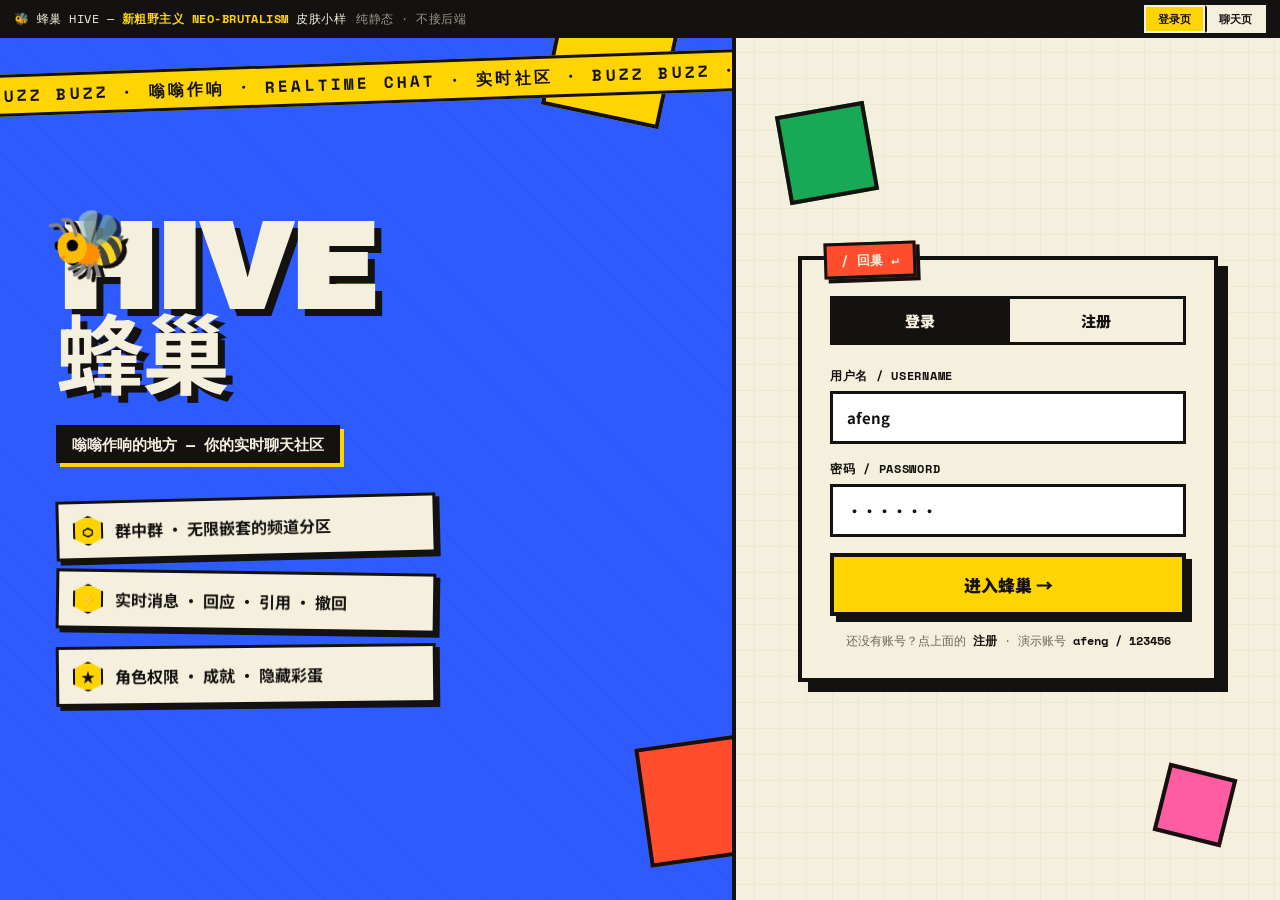
<file: design-demos/brutalism.html>
<!DOCTYPE html>
<html lang="zh-CN">
<head>
<meta charset="UTF-8">
<meta name="viewport" content="width=device-width, initial-scale=1.0">
<title>蜂巢 HIVE · 新粗野主义皮肤 DEMO</title>
<link rel="preconnect" href="https://fonts.googleapis.com">
<link rel="preconnect" href="https://fonts.gstatic.com" crossorigin>
<link href="https://fonts.googleapis.com/css2?family=Archivo+Black&family=Space+Mono:wght@400;700&family=Noto+Sans+SC:wght@400;700;900&display=swap" rel="stylesheet">
<style>
/* ============================================================
   蜂巢 HIVE · 新粗野主义 NEO-BRUTALISM 皮肤（纯静态 DEMO）
   粗黑描边 · 硬投影 · 高饱和撞色 · 超粗黑标题
   ============================================================ */
:root{
  --paper:#F5EFDD;
  --paper-2:#EFE7CF;
  --ink:#141210;
  --blue:#2D5BFF;
  --yellow:#FFD400;
  --red:#FF4D2E;
  --green:#18A957;
  --pink:#FF5DA2;
  --bd:3px solid var(--ink);
  --bd-fat:4px solid var(--ink);
  --sh:6px 6px 0 var(--ink);
  --sh-lg:10px 10px 0 var(--ink);
  --sh-sm:4px 4px 0 var(--ink);
  --disp:"Archivo Black","Noto Sans SC",sans-serif;
  --cjk:"Noto Sans SC",sans-serif;
  --mono:"Space Mono",ui-monospace,monospace;
}
*{box-sizing:border-box;margin:0;padding:0}
html,body{height:100%}
body{
  font-family:var(--cjk);
  color:var(--ink);
  background:var(--paper);
  /* 粗野主义底纹：细网格 + 几枚硬色块投影 */
  background-image:
    linear-gradient(var(--paper-2) 1px,transparent 1px),
    linear-gradient(90deg,var(--paper-2) 1px,transparent 1px);
  background-size:26px 26px;
  overflow:hidden;
}
::selection{background:var(--yellow);color:var(--ink)}
::-webkit-scrollbar{width:14px;height:14px}
::-webkit-scrollbar-track{background:var(--paper-2);border-left:var(--bd)}
::-webkit-scrollbar-thumb{background:var(--ink);border:3px solid var(--paper-2)}
button{font-family:inherit;cursor:pointer;border:none;background:none;color:inherit}
input,textarea{font-family:inherit;color:var(--ink)}
.mono{font-family:var(--mono)}
.hidden{display:none!important}

/* 顶部演示切换条 ---------------------------------------------------------- */
.demobar{
  position:fixed;top:0;left:0;right:0;height:38px;z-index:99;
  display:flex;align-items:center;gap:10px;padding:0 14px;
  background:var(--ink);color:var(--paper);
  font-family:var(--mono);font-size:12px;letter-spacing:.04em;
}
.demobar b{color:var(--yellow)}
.demobar .sw{margin-left:auto;display:flex;gap:0}
.demobar .sw button{
  background:var(--paper);color:var(--ink);border:2px solid var(--paper);
  padding:4px 12px;font-family:var(--mono);font-weight:700;font-size:11px;
}
.demobar .sw button.on{background:var(--yellow)}
.demobar .sw button+button{border-left:2px solid var(--ink)}

.stage{position:absolute;inset:38px 0 0 0;overflow:hidden}

/* 通用色块/贴纸 ---------------------------------------------------------- */
.tape{
  position:absolute;font-family:var(--mono);font-weight:700;font-size:13px;
  letter-spacing:.18em;background:var(--ink);color:var(--paper);
  padding:6px 16px;white-space:nowrap;
}
.sticker{
  display:inline-grid;place-items:center;border:var(--bd-fat);
  box-shadow:var(--sh);background:var(--yellow);
}

/* ============================ 登录页 ============================ */
#view-login{position:absolute;inset:0;display:grid;grid-template-columns:1.15fr .85fr}
/* 左：品牌 */
.brand{
  position:relative;padding:60px 56px;overflow:hidden;
  background:
    repeating-linear-gradient(45deg,transparent 0 22px,rgba(20,18,16,.04) 22px 23px),
    var(--blue);
  border-right:var(--bd-fat);color:var(--paper);
}
.brand .corner-block{
  position:absolute;width:120px;height:120px;border:var(--bd-fat);
}
.brand .cb1{top:-40px;right:60px;background:var(--yellow);transform:rotate(12deg)}
.brand .cb2{bottom:40px;right:-30px;background:var(--red);transform:rotate(-8deg)}
.brand .marquee{
  position:absolute;top:24px;left:-10px;right:-10px;overflow:hidden;
  border-top:var(--bd);border-bottom:var(--bd);background:var(--yellow);
  transform:rotate(-2deg);
}
.brand .marquee .track{
  display:inline-block;white-space:nowrap;color:var(--ink);
  font-family:var(--mono);font-weight:700;letter-spacing:.2em;padding:6px 0;
  animation:scroll 16s linear infinite;
}
@keyframes scroll{from{transform:translateX(0)}to{transform:translateX(-50%)}}
.brand-logo{margin-top:120px;animation:rise .6s both .1s}
.brand-logo .bee{
  position:absolute;font-size:64px;margin-top:-26px;margin-left:-8px;
  transform:rotate(-14deg);filter:drop-shadow(4px 4px 0 var(--ink));
}
.brand h1{
  font-family:var(--disp);font-size:120px;line-height:.86;color:var(--paper);
  text-shadow:7px 7px 0 var(--ink);letter-spacing:-.02em;
}
.brand h1 .cn{display:block;font-size:88px}
.brand .slogan{
  margin-top:28px;display:inline-block;background:var(--ink);color:var(--paper);
  padding:8px 16px;font-family:var(--mono);font-weight:700;font-size:15px;
  box-shadow:var(--sh-sm);box-shadow:4px 4px 0 var(--yellow);
  animation:rise .6s both .25s;
}
.brand .pts{margin-top:34px;display:flex;flex-direction:column;gap:14px;max-width:380px}
.brand .pt{
  display:flex;align-items:center;gap:12px;background:var(--paper);color:var(--ink);
  border:var(--bd);box-shadow:var(--sh-sm);padding:12px 14px;font-weight:700;
  animation:rise .5s both;
}
.brand .pt:nth-child(1){transform:rotate(-1.4deg);animation-delay:.34s}
.brand .pt:nth-child(2){transform:rotate(.8deg);animation-delay:.42s}
.brand .pt:nth-child(3){transform:rotate(-.6deg);animation-delay:.5s}
.brand .pt .hex{
  width:30px;height:30px;flex:none;display:grid;place-items:center;
  background:var(--yellow);border:2px solid var(--ink);font-size:14px;
  clip-path:polygon(50% 0,100% 25%,100% 75%,50% 100%,0 75%,0 25%);
}
@keyframes rise{from{opacity:0;transform:translateY(22px)}to{opacity:1}}

/* 右：登录卡 */
.login-side{
  position:relative;display:grid;place-items:center;padding:40px;
}
.login-side .blob{position:absolute;border:var(--bd-fat)}
.login-side .lb1{top:70px;left:46px;width:90px;height:90px;background:var(--green);transform:rotate(-10deg)}
.login-side .lb2{bottom:60px;right:50px;width:70px;height:70px;background:var(--pink);transform:rotate(14deg)}
.card{
  position:relative;width:min(420px,92%);background:var(--paper);
  border:var(--bd-fat);box-shadow:var(--sh-lg);padding:30px 28px 28px;
  animation:rise .55s both .2s;
}
.card .cap{
  position:absolute;top:-18px;left:22px;background:var(--red);color:var(--paper);
  font-family:var(--mono);font-weight:700;padding:5px 14px;border:var(--bd);
  box-shadow:var(--sh-sm);transform:rotate(-2deg);font-size:13px;
}
.tabs{display:flex;margin:6px 0 22px;border:var(--bd)}
.tabs button{
  flex:1;padding:11px 0;font-weight:900;font-size:15px;background:var(--paper);
}
.tabs button.on{background:var(--ink);color:var(--paper)}
.tabs button+button{border-left:var(--bd)}
.field{display:block;margin-bottom:16px}
.field span{
  display:block;font-family:var(--mono);font-weight:700;font-size:12px;
  letter-spacing:.06em;margin-bottom:6px;text-transform:uppercase;
}
.field input{
  width:100%;border:var(--bd);background:#fff;padding:13px 14px;font-size:15px;
  font-weight:700;outline:none;box-shadow:inset 0 0 0 0 var(--yellow);
  transition:box-shadow .12s,transform .12s;
}
.field input:focus{box-shadow:var(--sh-sm);transform:translate(-2px,-2px)}
.btn{
  display:flex;align-items:center;justify-content:center;gap:8px;width:100%;
  border:var(--bd-fat);background:var(--yellow);box-shadow:var(--sh);
  padding:15px;font-weight:900;font-size:17px;
  transition:transform .08s,box-shadow .08s;
}
.btn:hover{transform:translate(-2px,-2px);box-shadow:var(--sh-lg)}
.btn:active{transform:translate(3px,3px);box-shadow:var(--sh-sm)}
.btn.blue{background:var(--blue);color:var(--paper)}
.foot{margin-top:16px;text-align:center;font-family:var(--mono);font-size:12px;color:#6b6457}
.foot b{color:var(--ink)}

/* ============================ 聊天页 ============================ */
#view-chat{position:absolute;inset:0;display:grid;grid-template-rows:60px 1fr}
.topbar{
  display:flex;align-items:center;gap:16px;padding:0 18px;
  background:var(--paper);border-bottom:var(--bd-fat);
}
.topbar .logo{font-family:var(--disp);font-size:26px;letter-spacing:-.02em}
.topbar .logo .b{color:var(--blue)}
.topbar .bee2{font-size:24px;transform:rotate(-12deg);display:inline-block}
.search{
  margin-left:8px;flex:none;width:260px;display:flex;align-items:center;gap:8px;
  border:var(--bd);background:#fff;padding:8px 12px;box-shadow:var(--sh-sm);
  font-family:var(--mono);font-size:13px;font-weight:700;color:#8a8270;
}
.top-spacer{flex:1}
.me-chip{
  display:flex;align-items:center;gap:10px;border:var(--bd);background:var(--yellow);
  box-shadow:var(--sh-sm);padding:6px 12px 6px 6px;font-weight:900;
}
.me-chip .av{width:30px;height:30px;background:var(--ink);color:var(--yellow);
  display:grid;place-items:center;font-family:var(--disp);font-size:14px}

.cols{display:grid;grid-template-columns:240px 1fr 230px;overflow:hidden}
.rail,.members{overflow-y:auto;background:var(--paper)}
.rail{border-right:var(--bd-fat);padding:16px 14px}
.members{border-left:var(--bd-fat);padding:16px 14px}
.sec-t{font-family:var(--mono);font-weight:700;font-size:11px;letter-spacing:.12em;
  text-transform:uppercase;color:#8a8270;margin:4px 2px 10px}

/* 蜂巢卡片（撞色块） */
.hives{display:flex;flex-direction:column;gap:10px;margin-bottom:22px}
.hive{
  display:flex;align-items:center;gap:11px;border:var(--bd);box-shadow:var(--sh-sm);
  padding:10px 12px;font-weight:900;font-size:14px;background:#fff;
  transition:transform .1s,box-shadow .1s;cursor:pointer;
}
.hive:hover{transform:translate(-2px,-2px);box-shadow:var(--sh)}
.hive.on{background:var(--ink);color:var(--paper)}
.hive .hx{
  width:28px;height:28px;flex:none;display:grid;place-items:center;
  border:2px solid var(--ink);font-size:13px;
  clip-path:polygon(50% 0,100% 25%,100% 75%,50% 100%,0 75%,0 25%);
}
.hive.c-blue .hx{background:var(--blue);color:#fff}
.hive.c-red .hx{background:var(--red);color:#fff}
.hive.c-green .hx{background:var(--green);color:#fff}
.hive.c-pink .hx{background:var(--pink);color:#fff}

/* 频道列表 */
.chans{display:flex;flex-direction:column;gap:7px}
.chan{
  display:flex;align-items:center;gap:8px;border:2px solid transparent;
  padding:8px 10px;font-weight:700;cursor:pointer;
  transition:transform .08s;
}
.chan:hover{border:var(--bd);background:#fff;transform:translateX(3px)}
.chan.on{border:var(--bd);background:var(--yellow);box-shadow:var(--sh-sm)}
.chan .h{font-family:var(--mono);font-weight:700;color:#8a8270}
.chan.on .h{color:var(--ink)}
.chan .badge{margin-left:auto;background:var(--red);color:#fff;font-family:var(--mono);
  font-size:11px;font-weight:700;padding:1px 7px;border:2px solid var(--ink)}

/* 聊天主区 */
.main{display:grid;grid-template-rows:54px 1fr auto;overflow:hidden;background:var(--paper-2);
  background-image:radial-gradient(rgba(20,18,16,.05) 2px,transparent 2px);background-size:22px 22px}
.chan-head{
  display:flex;align-items:center;gap:12px;padding:0 20px;background:var(--paper);
  border-bottom:var(--bd-fat);
}
.chan-head .name{font-family:var(--disp);font-size:20px}
.chan-head .topic{font-family:var(--mono);font-size:12px;color:#8a8270;font-weight:700}
.chan-head .pin{margin-left:auto;background:var(--green);color:#fff;border:var(--bd);
  box-shadow:var(--sh-sm);padding:5px 12px;font-weight:900;font-size:12px;transform:rotate(2deg)}

.msgs{overflow-y:auto;padding:22px 24px;display:flex;flex-direction:column;gap:18px}
.daydiv{align-self:center;background:var(--ink);color:var(--paper);font-family:var(--mono);
  font-weight:700;font-size:11px;letter-spacing:.1em;padding:4px 14px;transform:rotate(-1deg)}
.msg{display:flex;gap:12px;animation:rise .35s both}
.msg .av{
  width:42px;height:42px;flex:none;display:grid;place-items:center;border:var(--bd);
  box-shadow:var(--sh-sm);font-family:var(--disp);font-size:16px;color:#fff;
}
.av.a-blue{background:var(--blue)}.av.a-red{background:var(--red)}
.av.a-green{background:var(--green)}.av.a-pink{background:var(--pink)}.av.a-ink{background:var(--ink);color:var(--yellow)}
.msg .body{min-width:0}
.msg .meta{display:flex;align-items:center;gap:8px;margin-bottom:5px}
.msg .nm{font-weight:900;font-size:15px}
.tag{font-family:var(--mono);font-weight:700;font-size:10px;letter-spacing:.05em;
  padding:1px 7px;border:2px solid var(--ink);text-transform:uppercase}
.tag.admin{background:var(--red);color:#fff}
.tag.mod{background:var(--blue);color:#fff}
.tag.bot{background:var(--green);color:#fff}
.msg .tm{font-family:var(--mono);font-size:11px;color:#8a8270;font-weight:700}
.bubble{
  display:inline-block;background:#fff;border:var(--bd);box-shadow:var(--sh-sm);
  padding:11px 14px;font-size:15px;font-weight:500;line-height:1.5;max-width:560px;
}
.bubble.mine{background:var(--yellow)}
.reacts{display:flex;gap:7px;margin-top:8px;flex-wrap:wrap}
.react{
  display:flex;align-items:center;gap:5px;border:2px solid var(--ink);background:var(--paper);
  padding:2px 9px;font-family:var(--mono);font-weight:700;font-size:12px;cursor:pointer;
  transition:transform .08s;user-select:none;
}
.react:hover{transform:translateY(-2px)}
.react.on{background:var(--blue);color:#fff}
.typing{display:flex;align-items:center;gap:10px;font-family:var(--mono);font-size:12px;
  font-weight:700;color:#8a8270}
.typing .dots span{display:inline-block;width:7px;height:7px;background:var(--ink);margin-right:3px;
  animation:bounce 1s infinite}
.typing .dots span:nth-child(2){animation-delay:.15s}
.typing .dots span:nth-child(3){animation-delay:.3s}
@keyframes bounce{0%,100%{transform:translateY(0)}50%{transform:translateY(-5px)}}

/* 输入栏 */
.composer{padding:14px 20px;background:var(--paper);border-top:var(--bd-fat);display:flex;gap:12px}
.composer .plus{width:46px;flex:none;border:var(--bd);box-shadow:var(--sh-sm);background:var(--paper);
  font-family:var(--disp);font-size:22px;transition:transform .08s,box-shadow .08s}
.composer .plus:hover{transform:translate(-2px,-2px);box-shadow:var(--sh)}
.composer .box{flex:1;display:flex;align-items:center;border:var(--bd);background:#fff;box-shadow:var(--sh-sm)}
.composer input{flex:1;border:none;outline:none;background:none;padding:13px 14px;font-size:15px;font-weight:500}
.composer .send{
  border:none;background:var(--blue);color:#fff;align-self:stretch;padding:0 22px;
  font-weight:900;font-size:15px;border-left:var(--bd);
}
.composer .send:active{background:var(--ink)}

/* 成员栏 */
.member{display:flex;align-items:center;gap:10px;padding:8px 8px;border:2px solid transparent;
  font-weight:700;border-radius:0;transition:transform .08s}
.member:hover{border:var(--bd);background:#fff;transform:translateX(-3px)}
.member .av{width:34px;height:34px;flex:none;display:grid;place-items:center;border:2px solid var(--ink);
  font-family:var(--disp);font-size:13px;color:#fff;position:relative}
.member .dot{position:absolute;right:-4px;bottom:-4px;width:12px;height:12px;background:var(--green);
  border:2px solid var(--ink);animation:pulse 1.8s infinite}
.member.off .av{filter:grayscale(1) opacity(.5)}
.member.off .dot{background:#9a917c;animation:none}
@keyframes pulse{0%,100%{transform:scale(1)}50%{transform:scale(1.25)}}
.member .nm{font-size:14px}
.member .rl{font-family:var(--mono);font-size:10px;color:#8a8270;font-weight:700}

/* 成就吐司 */
.achv{
  position:absolute;right:24px;bottom:90px;display:flex;align-items:center;gap:12px;
  background:var(--ink);color:var(--paper);border:var(--bd-fat);box-shadow:var(--sh-lg);
  padding:14px 18px;transform:rotate(-2deg);animation:pop .5s both;z-index:50;
}
.achv .ico{font-size:30px;background:var(--yellow);border:var(--bd);padding:6px;color:var(--ink)}
.achv b{display:block;font-size:15px}
.achv small{font-family:var(--mono);font-size:11px;color:var(--yellow)}
@keyframes pop{from{opacity:0;transform:rotate(-2deg) scale(.7)}to{opacity:1}}
</style>
</head>
<body>

<div class="demobar">
  <span>🐝 蜂巢 HIVE — <b>新粗野主义 NEO-BRUTALISM</b> 皮肤小样</span>
  <span style="opacity:.6">纯静态 · 不接后端</span>
  <div class="sw">
    <button id="sw-login" class="on" onclick="show('login')">登录页</button>
    <button id="sw-chat" onclick="show('chat')">聊天页</button>
  </div>
</div>

<div class="stage">

<!-- ===================== 登录页 ===================== -->
<section id="view-login">
  <div class="brand">
    <div class="corner-block cb1"></div>
    <div class="corner-block cb2"></div>
    <div class="marquee"><span class="track">BUZZ BUZZ · 嗡嗡作响 · REALTIME CHAT · 实时社区 · BUZZ BUZZ · 嗡嗡作响 · REALTIME CHAT · 实时社区 · </span></div>
    <div class="brand-logo">
      <span class="bee">🐝</span>
      <h1>HIVE<span class="cn">蜂巢</span></h1>
    </div>
    <div class="slogan">嗡嗡作响的地方 — 你的实时聊天社区</div>
    <div class="pts">
      <div class="pt"><span class="hex">⬡</span> 群中群 · 无限嵌套的频道分区</div>
      <div class="pt"><span class="hex">⚡</span> 实时消息 · 回应 · 引用 · 撤回</div>
      <div class="pt"><span class="hex">★</span> 角色权限 · 成就 · 隐藏彩蛋</div>
    </div>
  </div>

  <div class="login-side">
    <div class="blob lb1"></div>
    <div class="blob lb2"></div>
    <form class="card" onsubmit="event.preventDefault();show('chat')">
      <div class="cap">/ 回巢 ↵</div>
      <div class="tabs">
        <button type="button" class="on" onclick="tab(this,'登录')">登录</button>
        <button type="button" onclick="tab(this,'注册')">注册</button>
      </div>
      <label class="field"><span>用户名 / USERNAME</span><input value="afeng" placeholder="你的蜂巢账号"></label>
      <label class="field"><span>密码 / PASSWORD</span><input type="password" value="123456" placeholder="••••••"></label>
      <button class="btn" type="submit" id="enter-btn">进入蜂巢 →</button>
      <div class="foot">还没有账号？点上面的 <b>注册</b> · 演示账号 <b>afeng / 123456</b></div>
    </form>
  </div>
</section>

<!-- ===================== 聊天页 ===================== -->
<section id="view-chat" class="hidden">
  <div class="topbar">
    <span class="logo"><span class="b">H</span>IVE <span class="bee2">🐝</span></span>
    <div class="search">🔍 搜索消息 / 频道 / 成员…</div>
    <div class="top-spacer"></div>
    <div class="me-chip"><span class="av">A</span> 阿风</div>
  </div>

  <div class="cols">
    <!-- 左：蜂巢 + 频道 -->
    <aside class="rail">
      <div class="sec-t">我的蜂巢 / HIVES</div>
      <div class="hives">
        <div class="hive c-blue on" onclick="pickHive(this,'代码蜂房')"><span class="hx">⬡</span> 代码蜂房</div>
        <div class="hive c-red" onclick="pickHive(this,'深夜食堂')"><span class="hx">⬡</span> 深夜食堂</div>
        <div class="hive c-green" onclick="pickHive(this,'考研搭子')"><span class="hx">⬡</span> 考研搭子</div>
        <div class="hive c-pink" onclick="pickHive(this,'摸鱼乐园')"><span class="hx">⬡</span> 摸鱼乐园</div>
      </div>
      <div class="sec-t">频道 / CHANNELS</div>
      <div class="chans">
        <div class="chan on" onclick="pickChan(this,'综合大厅','大家随便聊~')"><span class="h">#</span> 综合大厅</div>
        <div class="chan" onclick="pickChan(this,'技术答疑','Java / 算法 / 报错求助')"><span class="h">#</span> 技术答疑 <span class="badge">3</span></div>
        <div class="chan" onclick="pickChan(this,'作业互助','大作业进度同步')"><span class="h">#</span> 作业互助</div>
        <div class="chan" onclick="pickChan(this,'灌水区','禁止严肃')"><span class="h">#</span> 灌水区 <span class="badge">9</span></div>
        <div class="chan" onclick="pickChan(this,'公告','只读 · 管理员发布')"><span class="h">📣</span> 公告</div>
      </div>
    </aside>

    <!-- 中：消息 -->
    <main class="main">
      <div class="chan-head">
        <div><div class="name" id="ch-name"># 综合大厅</div></div>
        <span class="topic" id="ch-topic">大家随便聊~</span>
        <span class="pin">📌 置顶 2</span>
      </div>

      <div class="msgs" id="msgs">
        <div class="daydiv">2026 年 6 月 13 日</div>

        <div class="msg">
          <div class="av a-red">W</div>
          <div class="body">
            <div class="meta"><span class="nm">翁翁</span><span class="tag admin">巢主</span><span class="tm">09:12</span></div>
            <div class="bubble">新皮肤上线啦！这套叫「新粗野主义」，粗黑边 + 硬阴影 + 撞色，怎么样够不够野 😎</div>
            <div class="reacts">
              <div class="react on" onclick="rx(this)">🔥 <span>4</span></div>
              <div class="react" onclick="rx(this)">👍 <span>2</span></div>
              <div class="react" onclick="rx(this)">🐝 <span>1</span></div>
            </div>
          </div>
        </div>

        <div class="msg">
          <div class="av a-green">X</div>
          <div class="body">
            <div class="meta"><span class="nm">小米</span><span class="tag mod">管理员</span><span class="tm">09:14</span></div>
            <div class="bubble">绝了，这个按下去会"啪"地陷下去的按钮我能玩一整天</div>
            <div class="reacts">
              <div class="react" onclick="rx(this)">😂 <span>3</span></div>
              <div class="react" onclick="rx(this)">💯 <span>1</span></div>
            </div>
          </div>
        </div>

        <div class="msg">
          <div class="av a-ink">🤖</div>
          <div class="body">
            <div class="meta"><span class="nm">蜂巢小助手</span><span class="tag bot">BOT</span><span class="tm">09:14</span></div>
            <div class="bubble">📢 <b>翁翁</b> 解锁成就「<b>潮流先锋</b>」— 体验全部三套皮肤。/help 查看更多命令</div>
          </div>
        </div>

        <div class="msg" id="mine-anchor">
          <div class="av a-blue">A</div>
          <div class="body">
            <div class="meta"><span class="nm">阿风</span><span class="tm">09:15</span></div>
            <div class="bubble mine">我投这套一票，答辩肯定最跳的一个 🚀</div>
            <div class="reacts"><div class="react on" onclick="rx(this)">❤️ <span>2</span></div></div>
          </div>
        </div>

        <div class="typing" style="margin-left:54px">
          <span class="dots"><span></span><span></span><span></span></span> 小米 正在输入…
        </div>
      </div>

      <div class="composer">
        <button class="plus" title="发图 / 附件">＋</button>
        <div class="box">
          <input id="inp" placeholder="在 # 综合大厅 说点什么…（/help 试试命令）" onkeydown="if(event.key==='Enter')sendMsg()">
          <button class="send" onclick="sendMsg()">发送 ↵</button>
        </div>
      </div>
    </main>

    <!-- 右：成员 -->
    <aside class="members">
      <div class="sec-t">在线 · 3</div>
      <div class="member"><div class="av a-red">W<span class="dot"></span></div><div><div class="nm">翁翁</div><div class="rl">巢主</div></div></div>
      <div class="member"><div class="av a-green">X<span class="dot"></span></div><div><div class="nm">小米</div><div class="rl">管理员</div></div></div>
      <div class="member"><div class="av a-blue">A<span class="dot"></span></div><div><div class="nm">阿风（你）</div><div class="rl">成员</div></div></div>
      <div class="sec-t" style="margin-top:18px">离线 · 2</div>
      <div class="member off"><div class="av a-pink">L<span class="dot"></span></div><div><div class="nm">栗子</div><div class="rl">成员</div></div></div>
      <div class="member off"><div class="av a-ink">K<span class="dot"></span></div><div><div class="nm">阿康</div><div class="rl">成员</div></div></div>
    </aside>
  </div>

  <!-- 成就吐司 -->
  <div class="achv" id="achv">
    <div class="ico">🏆</div>
    <div><b>成就解锁 · 破冰者</b><small>发出第一条消息</small></div>
  </div>
</section>

</div>

<script>
function show(v){
  document.getElementById('view-login').classList.toggle('hidden',v!=='login');
  document.getElementById('view-chat').classList.toggle('hidden',v!=='chat');
  document.getElementById('sw-login').classList.toggle('on',v==='login');
  document.getElementById('sw-chat').classList.toggle('on',v==='chat');
}
function tab(btn,label){
  btn.parentElement.querySelectorAll('button').forEach(b=>b.classList.remove('on'));
  btn.classList.add('on');
  document.getElementById('enter-btn').textContent=(label==='登录'?'进入蜂巢 →':'创建账号 →');
}
function pickHive(el,name){
  el.parentElement.querySelectorAll('.hive').forEach(h=>h.classList.remove('on'));
  el.classList.add('on');
}
function pickChan(el,name,topic){
  el.parentElement.querySelectorAll('.chan').forEach(c=>c.classList.remove('on'));
  el.classList.add('on');
  document.getElementById('ch-name').textContent='# '+name;
  document.getElementById('ch-topic').textContent=topic;
  document.getElementById('inp').placeholder='在 # '+name+' 说点什么…（/help 试试命令）';
}
function rx(el){
  el.classList.toggle('on');
  const s=el.querySelector('span');
  s.textContent=(+s.textContent)+(el.classList.contains('on')?1:-1);
}
let achvShown=false;
function sendMsg(){
  const inp=document.getElementById('inp');
  const t=inp.value.trim();if(!t)return;inp.value='';
  const msgs=document.getElementById('msgs');
  const typing=msgs.querySelector('.typing');
  const m=document.createElement('div');m.className='msg';
  m.innerHTML=`<div class="av a-blue">A</div><div class="body">
    <div class="meta"><span class="nm">阿风</span><span class="tm">现在</span></div>
    <div class="bubble mine">${t.replace(/[<>&]/g,c=>({'<':'&lt;','>':'&gt;','&':'&amp;'}[c]))}</div>
    <div class="reacts"><div class="react" onclick="rx(this)">👍 <span>0</span></div></div></div>`;
  msgs.insertBefore(m,typing);
  msgs.scrollTop=msgs.scrollHeight;
  if(!achvShown){achvShown=true;const a=document.getElementById('achv');
    a.style.display='flex';a.style.animation='none';void a.offsetWidth;a.style.animation='pop .5s both';
    setTimeout(()=>a.style.display='none',3200);}
}
// 进聊天页时把成就吐司先藏起来，发消息再弹
document.getElementById('achv').style.display='none';
</script>
</body>
</html>
</file>
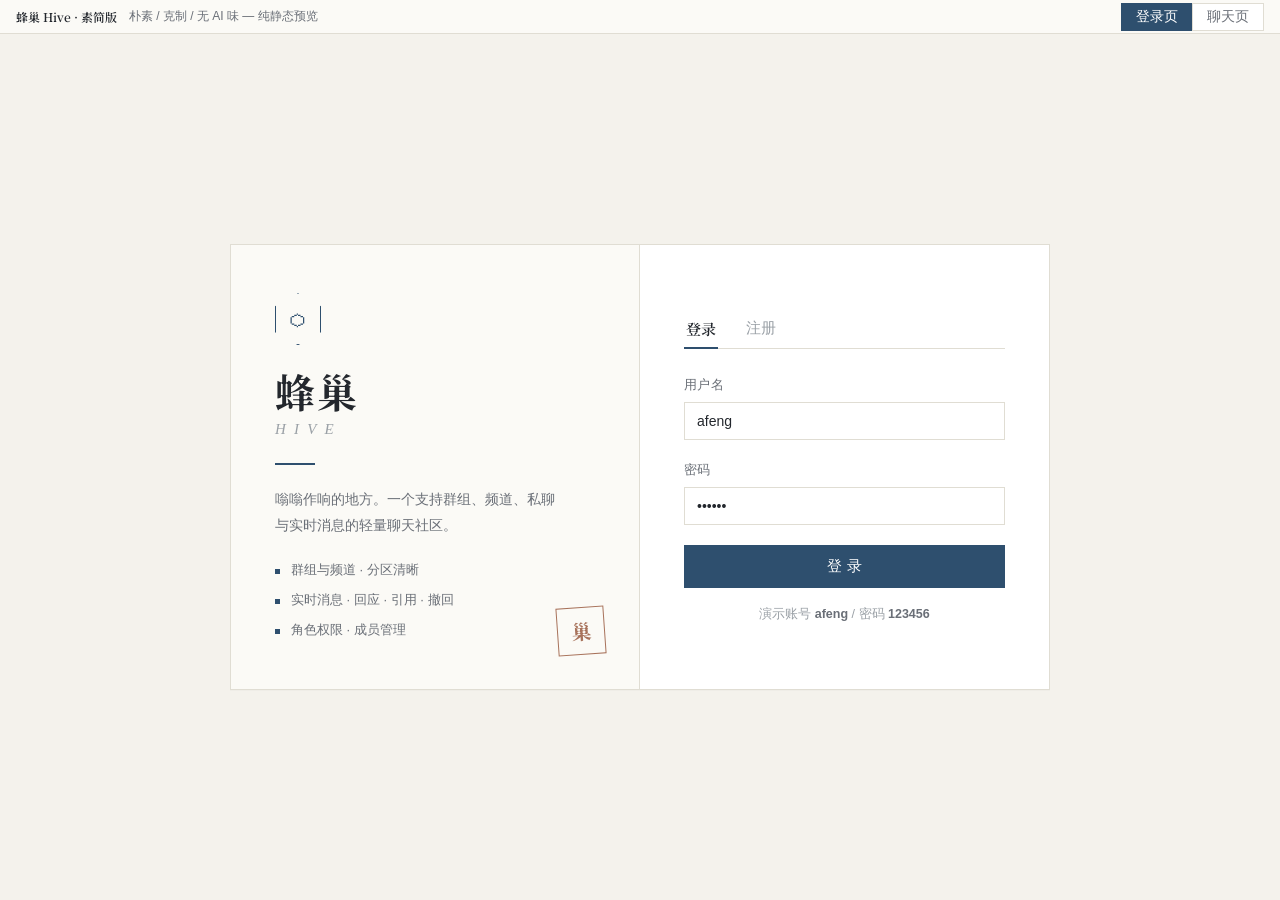
<file: design-demos/plain.html>
<!DOCTYPE html>
<html lang="zh-CN">
<head>
<meta charset="UTF-8">
<meta name="viewport" content="width=device-width, initial-scale=1.0">
<title>蜂巢 Hive · 素简版</title>
<link rel="preconnect" href="https://fonts.googleapis.com">
<link rel="preconnect" href="https://fonts.gstatic.com" crossorigin>
<link href="https://fonts.googleapis.com/css2?family=Noto+Serif+SC:wght@500;600;700&display=swap" rel="stylesheet">
<style>
/* ============================================================
   蜂巢 Hive · 素简版（纯静态 DEMO）
   微暖纸白 · 墨黑 · 黛蓝单点缀 · 宋体标题 · 发丝细线 · 直角面板
   设计原则：克制、信息优先、像正经办公软件，杜绝 AI 通用感
   ============================================================ */
:root{
  --paper:#F4F2EC;       /* 微暖纸白底 */
  --panel:#FBFAF6;       /* 面板更亮一点 */
  --white:#FFFFFF;
  --ink:#23272D;         /* 墨黑（略偏冷） */
  --ink-2:#6A6F77;       /* 次级文字 */
  --ink-3:#9AA0A6;       /* 弱化文字 */
  --line:#E0DDD3;        /* 发丝线（暖灰） */
  --line-2:#EBE8DF;      /* 更浅的线 */
  --accent:#2E4F6E;      /* 黛蓝 */
  --accent-soft:#EAEFF4; /* 黛蓝浅底 */
  --brick:#9A5B40;       /* 赭色，仅用于未读/提醒，极少量 */
  --serif:"Noto Serif SC",Georgia,"Songti SC","SimSun",serif;
  --sans:"Microsoft YaHei UI","Microsoft YaHei","PingFang SC","Hiragino Sans GB","Source Han Sans SC",sans-serif;
  --mono:Consolas,"Courier New",monospace;
}
*{box-sizing:border-box;margin:0;padding:0}
html,body{height:100%}
body{
  font-family:var(--sans);font-size:14px;color:var(--ink);
  background:var(--paper);overflow:hidden;line-height:1.6;
  -webkit-font-smoothing:antialiased;
}
::selection{background:var(--accent-soft)}
::-webkit-scrollbar{width:11px;height:11px}
::-webkit-scrollbar-thumb{background:#CFCBBE;border:3px solid var(--paper);border-radius:0}
::-webkit-scrollbar-thumb:hover{background:#B7B2A2}
button{font-family:inherit;cursor:pointer;border:none;background:none;color:inherit;font-size:14px}
input{font-family:inherit;color:var(--ink);font-size:14px}
.serif{font-family:var(--serif)}
.hidden{display:none!important}

/* 演示切换条（克制） ----------------------------------------------------- */
.demobar{
  position:fixed;top:0;left:0;right:0;height:34px;z-index:99;
  display:flex;align-items:center;gap:12px;padding:0 16px;
  background:var(--panel);border-bottom:1px solid var(--line);
  font-size:12px;color:var(--ink-2);
}
.demobar .ttl{font-family:var(--serif);font-weight:600;color:var(--ink)}
.demobar .sw{margin-left:auto;display:flex}
.demobar .sw button{padding:4px 14px;color:var(--ink-2);border:1px solid var(--line);background:var(--white)}
.demobar .sw button.on{background:var(--accent);color:#fff;border-color:var(--accent)}
.demobar .sw button:first-child{border-right:none}

.stage{position:absolute;inset:34px 0 0 0;overflow:hidden}

/* ============================ 登录页 ============================ */
#view-login{position:absolute;inset:0;display:grid;place-items:center;padding:30px}
.login-wrap{width:min(820px,96%);display:grid;grid-template-columns:1fr 1fr;
  background:var(--white);border:1px solid var(--line);box-shadow:0 1px 0 rgba(0,0,0,.02)}
/* 左：题署 */
.login-brand{padding:48px 44px;border-right:1px solid var(--line);position:relative;background:var(--panel)}
.login-brand .mark{
  width:46px;height:52px;display:grid;place-items:center;margin-bottom:24px;
  border:1.5px solid var(--accent);color:var(--accent);font-size:20px;
  clip-path:polygon(50% 0,100% 25%,100% 75%,50% 100%,0 75%,0 25%);
}
.login-brand h1{font-family:var(--serif);font-weight:700;font-size:40px;letter-spacing:.06em;line-height:1.1}
.login-brand .en{font-family:Georgia,serif;font-style:italic;color:var(--ink-3);font-size:15px;letter-spacing:.15em;margin-top:4px}
.login-brand .rule{width:40px;height:2px;background:var(--accent);margin:22px 0}
.login-brand p{color:var(--ink-2);font-size:13.5px;line-height:1.9;max-width:280px}
.login-brand ul{margin-top:22px;list-style:none;display:flex;flex-direction:column;gap:9px}
.login-brand li{font-size:13px;color:var(--ink-2);padding-left:16px;position:relative}
.login-brand li::before{content:"";position:absolute;left:0;top:9px;width:5px;height:5px;background:var(--accent)}
.login-brand .seal{position:absolute;right:34px;bottom:34px;width:48px;height:48px;border:1.5px solid var(--brick);
  color:var(--brick);font-family:var(--serif);font-weight:700;display:grid;place-items:center;font-size:20px;
  opacity:.85;transform:rotate(-4deg)}
/* 右：表单 */
.login-form{padding:48px 44px;display:flex;flex-direction:column;justify-content:center}
.login-form .tabs{display:flex;border-bottom:1px solid var(--line);margin-bottom:26px}
.login-form .tabs button{padding:8px 2px;margin-right:26px;color:var(--ink-3);font-size:15px;
  border-bottom:2px solid transparent;margin-bottom:-1px}
.login-form .tabs button.on{color:var(--ink);font-family:var(--serif);font-weight:600;border-bottom-color:var(--accent)}
.field{margin-bottom:20px}
.field label{display:block;font-size:12.5px;color:var(--ink-2);margin-bottom:7px;letter-spacing:.02em}
.field input{width:100%;border:1px solid var(--line);background:var(--white);padding:10px 12px;
  border-radius:0;outline:none;transition:border-color .15s}
.field input:focus{border-color:var(--accent)}
.btn{width:100%;background:var(--accent);color:#fff;padding:11px;font-size:15px;letter-spacing:.04em;
  border:1px solid var(--accent);transition:background .15s}
.btn:hover{background:#264259}
.login-form .note{margin-top:16px;font-size:12.5px;color:var(--ink-3);text-align:center}
.login-form .note b{color:var(--ink-2);font-weight:600}

/* ============================ 聊天页 ============================ */
#view-chat{position:absolute;inset:0;display:grid;grid-template-rows:50px 1fr;background:var(--white)}
.topbar{display:flex;align-items:center;gap:14px;padding:0 18px;border-bottom:1px solid var(--line);background:var(--panel)}
.topbar .brand{font-family:var(--serif);font-weight:700;font-size:19px;letter-spacing:.08em}
.topbar .brand .hx{color:var(--accent);font-weight:400;margin-right:5px}
.topbar .crumb{color:var(--ink-3);font-size:13px}
.topbar .crumb b{color:var(--ink-2);font-weight:600}
.topbar .search{margin-left:auto;width:230px;border:1px solid var(--line);background:var(--white);
  padding:6px 11px;color:var(--ink-3);font-size:13px}
.topbar .me{padding-left:14px;border-left:1px solid var(--line);color:var(--ink);font-size:13px}
.topbar .me b{font-weight:600}

.cols{display:grid;grid-template-columns:208px 1fr 196px;overflow:hidden}
.rail,.members{overflow-y:auto;background:var(--panel)}
.rail{border-right:1px solid var(--line)}
.members{border-left:1px solid var(--line)}
.sec{font-size:11.5px;color:var(--ink-3);letter-spacing:.14em;padding:16px 16px 7px;text-transform:uppercase}

/* 蜂巢列表 */
.hive{display:flex;align-items:center;gap:9px;padding:8px 16px;color:var(--ink-2);cursor:pointer;
  border-left:3px solid transparent}
.hive:hover{background:var(--line-2)}
.hive.on{background:var(--white);color:var(--ink);border-left-color:var(--accent);font-weight:600}
.hive .dot{width:7px;height:7px;flex:none;background:var(--ink-3)}
.hive.on .dot{background:var(--accent)}

/* 频道树 */
.chan{display:flex;align-items:center;gap:7px;padding:6px 16px 6px 20px;color:var(--ink-2);cursor:pointer;
  border-left:3px solid transparent;font-size:13.5px}
.chan:hover{background:var(--line-2)}
.chan.on{background:var(--white);color:var(--ink);border-left-color:var(--accent);font-weight:600}
.chan .h{color:var(--ink-3);font-family:var(--mono)}
.chan.on .h{color:var(--accent)}
.chan .n{margin-left:auto;font-family:var(--mono);font-size:11px;color:#fff;background:var(--brick);
  padding:0 6px;line-height:16px;min-width:16px;text-align:center}

/* 主区 */
.main{display:grid;grid-template-rows:48px 1fr auto;overflow:hidden;background:var(--white)}
.chan-head{display:flex;align-items:baseline;gap:12px;padding:0 22px;border-bottom:1px solid var(--line)}
.chan-head .nm{font-family:var(--serif);font-weight:600;font-size:17px}
.chan-head .nm .h{color:var(--accent);font-weight:400}
.chan-head .tp{color:var(--ink-3);font-size:12.5px}
.chan-head .right{margin-left:auto;color:var(--ink-3);font-size:12.5px}

.msgs{overflow-y:auto;padding:8px 0}
.daydiv{display:flex;align-items:center;gap:14px;color:var(--ink-3);font-size:12px;padding:14px 24px}
.daydiv::before,.daydiv::after{content:"";flex:1;height:1px;background:var(--line-2)}
.msg{display:flex;gap:13px;padding:9px 24px;transition:background .12s}
.msg:hover{background:#FAF9F4}
.msg .av{width:36px;height:36px;flex:none;display:grid;place-items:center;border:1px solid var(--line);
  background:var(--white);color:var(--ink-2);font-family:var(--serif);font-weight:600;font-size:15px}
.msg .av.k-a{color:var(--accent);border-color:#C9D6E1}
.msg .av.k-b{color:var(--brick);border-color:#DBC8BE}
.msg .body{min-width:0}
.msg .meta{display:flex;align-items:baseline;gap:9px;margin-bottom:2px}
.msg .who{font-weight:600;color:var(--ink)}
.role{font-size:11px;color:var(--ink-2);border:1px solid var(--line);padding:0 6px;line-height:16px}
.role.adm{color:var(--brick);border-color:#DBC8BE}
.role.mod{color:var(--accent);border-color:#C9D6E1}
.role.bot{color:var(--ink-3)}
.msg .tm{font-size:11.5px;color:var(--ink-3);font-family:var(--mono)}
.msg .txt{color:#2C3137;line-height:1.65}
.msg .txt.sys{color:var(--ink-2);font-style:normal}
.reacts{display:flex;gap:6px;margin-top:6px;flex-wrap:wrap}
.react{display:inline-flex;align-items:center;gap:5px;border:1px solid var(--line);background:var(--white);
  padding:1px 8px;font-size:12px;color:var(--ink-2);cursor:pointer;user-select:none}
.react:hover{border-color:var(--ink-3)}
.react.on{background:var(--accent-soft);border-color:#C9D6E1;color:var(--accent)}
.typing{padding:6px 24px 12px 73px;color:var(--ink-3);font-size:12.5px}
.typing i{font-style:normal;letter-spacing:.1em}

/* 输入区 */
.composer{border-top:1px solid var(--line);padding:12px 22px;display:flex;gap:10px;align-items:center;background:var(--panel)}
.composer .att{border:1px solid var(--line);background:var(--white);width:36px;height:36px;color:var(--ink-2);font-size:18px}
.composer .att:hover{border-color:var(--ink-3)}
.composer .box{flex:1;border:1px solid var(--line);background:var(--white);display:flex;align-items:center}
.composer .box:focus-within{border-color:var(--accent)}
.composer input{flex:1;border:none;outline:none;background:none;padding:10px 12px}
.composer .send{padding:0 18px;align-self:stretch;color:var(--accent);border-left:1px solid var(--line);font-weight:600}
.composer .send:hover{background:var(--accent);color:#fff;border-color:var(--accent)}

/* 成员 */
.mem{display:flex;align-items:center;gap:9px;padding:6px 16px;color:var(--ink-2)}
.mem:hover{background:var(--line-2)}
.mem .pip{width:7px;height:7px;flex:none;background:#5C9A6B}
.mem.off .pip{background:#C8C3B6}
.mem.off{color:var(--ink-3)}
.mem .nm{font-size:13.5px}
.mem .rl{margin-left:auto;font-size:11px;color:var(--ink-3)}
</style>
</head>
<body>

<div class="demobar">
  <span class="ttl">蜂巢 Hive · 素简版</span>
  <span>朴素 / 克制 / 无 AI 味 — 纯静态预览</span>
  <div class="sw">
    <button id="sw-login" class="on" onclick="show('login')">登录页</button>
    <button id="sw-chat" onclick="show('chat')">聊天页</button>
  </div>
</div>

<div class="stage">

<!-- ===================== 登录页 ===================== -->
<section id="view-login">
  <div class="login-wrap">
    <div class="login-brand">
      <div class="mark">⬡</div>
      <h1>蜂巢</h1>
      <div class="en">H I V E</div>
      <div class="rule"></div>
      <p>嗡嗡作响的地方。一个支持群组、频道、私聊与实时消息的轻量聊天社区。</p>
      <ul>
        <li>群组与频道 · 分区清晰</li>
        <li>实时消息 · 回应 · 引用 · 撤回</li>
        <li>角色权限 · 成员管理</li>
      </ul>
      <div class="seal">巢</div>
    </div>
    <form class="login-form" onsubmit="event.preventDefault();show('chat')">
      <div class="tabs">
        <button type="button" class="on" onclick="tab(this,'登 录')">登录</button>
        <button type="button" onclick="tab(this,'注 册')">注册</button>
      </div>
      <div class="field">
        <label>用户名</label>
        <input value="afeng" placeholder="请输入用户名">
      </div>
      <div class="field">
        <label>密码</label>
        <input type="password" value="123456" placeholder="请输入密码">
      </div>
      <button class="btn" id="enter-btn" type="submit">登 录</button>
      <div class="note">演示账号 <b>afeng</b> / 密码 <b>123456</b></div>
    </form>
  </div>
</section>

<!-- ===================== 聊天页 ===================== -->
<section id="view-chat" class="hidden">
  <div class="topbar">
    <span class="brand"><span class="hx">⬡</span>蜂巢</span>
    <span class="crumb">代码蜂房 · <b id="crumb-ch">综合大厅</b></span>
    <input class="search" placeholder="搜索消息 / 频道 / 成员">
    <span class="me">你好，<b>阿风</b></span>
  </div>

  <div class="cols">
    <!-- 左：蜂巢 + 频道 -->
    <aside class="rail">
      <div class="sec">蜂巢</div>
      <div class="hive on" onclick="pickHive(this)"><span class="dot"></span> 代码蜂房</div>
      <div class="hive" onclick="pickHive(this)"><span class="dot"></span> 深夜食堂</div>
      <div class="hive" onclick="pickHive(this)"><span class="dot"></span> 考研搭子</div>
      <div class="sec">频道</div>
      <div class="chan on" onclick="pickChan(this,'综合大厅','大家随便聊')"><span class="h">#</span> 综合大厅</div>
      <div class="chan" onclick="pickChan(this,'技术答疑','Java · 算法 · 报错求助')"><span class="h">#</span> 技术答疑 <span class="n">3</span></div>
      <div class="chan" onclick="pickChan(this,'作业互助','大作业进度同步')"><span class="h">#</span> 作业互助</div>
      <div class="chan" onclick="pickChan(this,'灌水区','闲聊灌水')"><span class="h">#</span> 灌水区 <span class="n">9</span></div>
      <div class="chan" onclick="pickChan(this,'公告','只读 · 管理员发布')"><span class="h">#</span> 公告</div>
    </aside>

    <!-- 中：消息 -->
    <main class="main">
      <div class="chan-head">
        <span class="nm"><span class="h">#</span> <span id="ch-name">综合大厅</span></span>
        <span class="tp" id="ch-topic">大家随便聊</span>
        <span class="right">成员 5 · 在线 3</span>
      </div>

      <div class="msgs" id="msgs">
        <div class="daydiv">2026 年 6 月 13 日</div>

        <div class="msg">
          <div class="av k-b">翁</div>
          <div class="body">
            <div class="meta"><span class="who">翁翁</span><span class="role adm">巢主</span><span class="tm">09:12</span></div>
            <div class="txt">这是新做的「素简版」界面，整体走朴素克制路线，你们觉得正式答辩用这个合适吗？</div>
            <div class="reacts">
              <div class="react on" onclick="rx(this)">👍 <span>3</span></div>
              <div class="react" onclick="rx(this)">✅ <span>2</span></div>
            </div>
          </div>
        </div>

        <div class="msg">
          <div class="av k-a">米</div>
          <div class="body">
            <div class="meta"><span class="who">小米</span><span class="role mod">管理员</span><span class="tm">09:14</span></div>
            <div class="txt">挺好，干净、不花哨，老师应该会喜欢这种稳重的。</div>
            <div class="reacts"><div class="react" onclick="rx(this)">👌 <span>1</span></div></div>
          </div>
        </div>

        <div class="msg">
          <div class="av">助</div>
          <div class="body">
            <div class="meta"><span class="who">蜂巢助手</span><span class="role bot">系统</span><span class="tm">09:14</span></div>
            <div class="txt sys">翁翁 解锁成就「界面设计师」。输入 /help 查看可用命令。</div>
          </div>
        </div>

        <div class="msg">
          <div class="av k-a">阿</div>
          <div class="body">
            <div class="meta"><span class="who">阿风</span><span class="tm">09:15</span></div>
            <div class="txt">我也觉得，简洁耐看，重点是功能都在。</div>
          </div>
        </div>
      </div>

      <div class="typing"><i>小米 正在输入…</i></div>

      <div class="composer">
        <button class="att" title="附件 / 发图">＋</button>
        <div class="box"><input id="inp" placeholder="输入消息，回车发送（试试 /help）" onkeydown="if(event.key==='Enter')sendMsg()"></div>
        <button class="send" onclick="sendMsg()">发送</button>
      </div>
    </main>

    <!-- 右：成员 -->
    <aside class="members">
      <div class="sec">在线 — 3</div>
      <div class="mem"><span class="pip"></span><span class="nm">翁翁</span><span class="rl">巢主</span></div>
      <div class="mem"><span class="pip"></span><span class="nm">小米</span><span class="rl">管理员</span></div>
      <div class="mem"><span class="pip"></span><span class="nm">阿风</span><span class="rl">成员</span></div>
      <div class="sec">离线 — 2</div>
      <div class="mem off"><span class="pip"></span><span class="nm">栗子</span><span class="rl">成员</span></div>
      <div class="mem off"><span class="pip"></span><span class="nm">阿康</span><span class="rl">成员</span></div>
    </aside>
  </div>
</section>

</div>

<script>
function show(v){
  document.getElementById('view-login').classList.toggle('hidden',v!=='login');
  document.getElementById('view-chat').classList.toggle('hidden',v!=='chat');
  document.getElementById('sw-login').classList.toggle('on',v==='login');
  document.getElementById('sw-chat').classList.toggle('on',v==='chat');
}
function tab(btn,label){
  btn.parentElement.querySelectorAll('button').forEach(b=>b.classList.remove('on'));
  btn.classList.add('on');
  document.getElementById('enter-btn').textContent=label;
}
function pickHive(el){
  el.parentElement.querySelectorAll('.hive').forEach(h=>h.classList.remove('on'));
  el.classList.add('on');
}
function pickChan(el,name,topic){
  document.querySelectorAll('.chan').forEach(c=>c.classList.remove('on'));
  el.classList.add('on');
  document.getElementById('ch-name').textContent=name;
  document.getElementById('ch-topic').textContent=topic;
  document.getElementById('crumb-ch').textContent=name;
  document.getElementById('inp').placeholder='在 #'+name+' 输入消息，回车发送';
}
function rx(el){
  el.classList.toggle('on');
  const s=el.querySelector('span');
  s.textContent=(+s.textContent)+(el.classList.contains('on')?1:-1);
}
function sendMsg(){
  const inp=document.getElementById('inp');const t=inp.value.trim();if(!t)return;inp.value='';
  const msgs=document.getElementById('msgs');
  const m=document.createElement('div');m.className='msg';
  m.innerHTML=`<div class="av k-a">阿</div><div class="body">
    <div class="meta"><span class="who">阿风</span><span class="tm">现在</span></div>
    <div class="txt">${t.replace(/[<>&]/g,c=>({'<':'&lt;','>':'&gt;','&':'&amp;'}[c]))}</div></div>`;
  msgs.appendChild(m);msgs.scrollTop=msgs.scrollHeight;
}
</script>
</body>
</html>
</file>
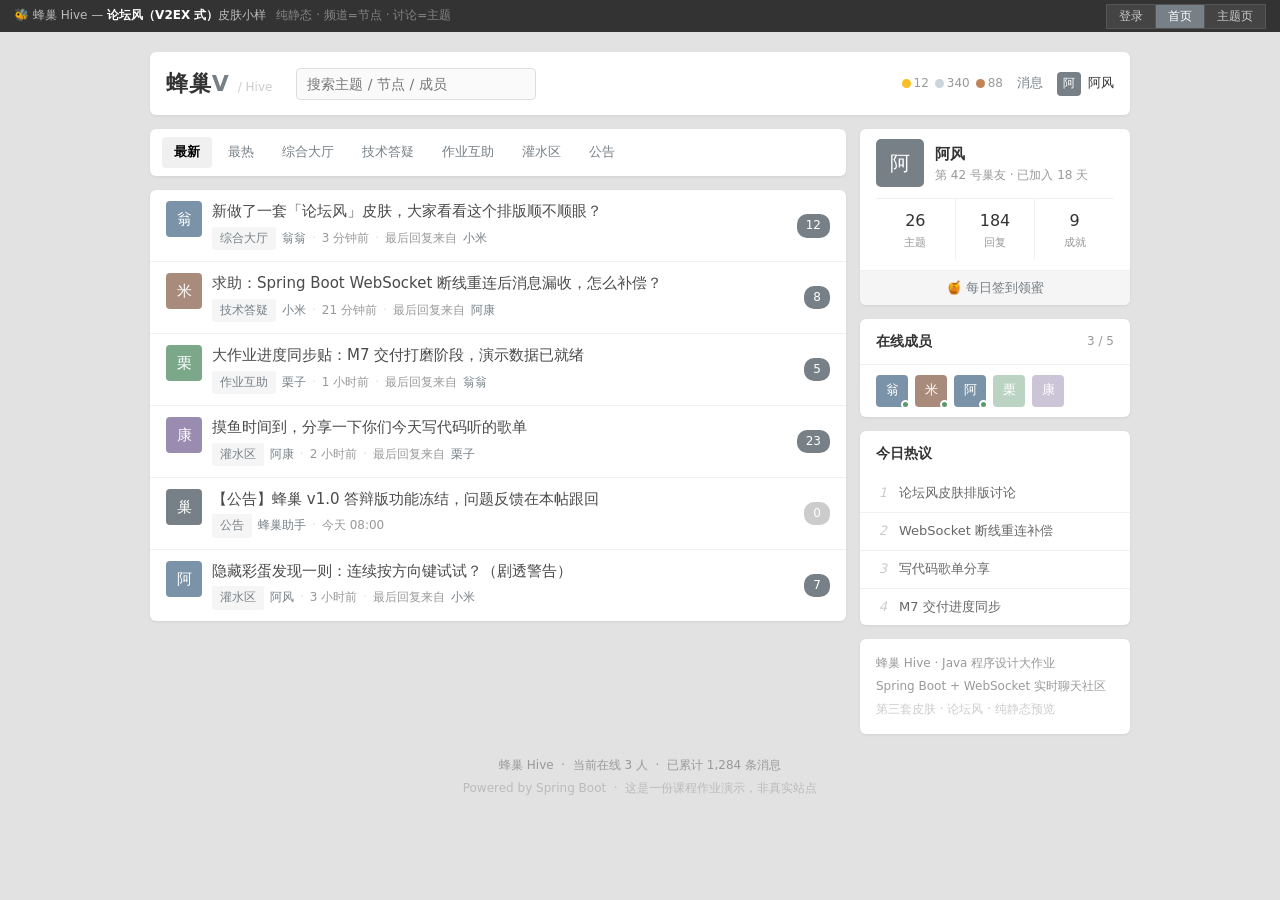
<file: design-demos/v2ex.html>
<!DOCTYPE html>
<html lang="zh-CN">
<head>
<meta charset="UTF-8">
<meta name="viewport" content="width=device-width, initial-scale=1.0">
<title>蜂巢 Hive · 论坛风（V2EX 式）</title>
<style>
/* ============================================================
   蜂巢 Hive · 论坛风 DEMO（V2EX 式）
   浅灰页底 · 白色圆角盒子 · 系统字体 · 节点标签 · 回复数胶囊
   频道=节点，讨论=主题，消息=楼层回复
   ============================================================ */
:root{
  --page:#e2e2e2;
  --box:#fff;
  --line:#f0f0f0;
  --line-2:#e7e7e7;
  --text:#333;
  --title:#4a4a4a;
  --fade:#999;
  --gray:#ccc;
  --link:#778087;     /* V2EX 招牌灰蓝 */
  --green:#5c9a6b;
  --tag:#f5f5f5;
  --font:"Helvetica Neue","Luxi Sans","DejaVu Sans",Tahoma,"Hiragino Sans GB","Microsoft YaHei",sans-serif;
}
*{box-sizing:border-box;margin:0;padding:0}
html,body{height:100%}
body{font-family:var(--font);font-size:14px;color:var(--text);background:var(--page);line-height:1.6}
a{color:var(--link);text-decoration:none}
a:hover{text-decoration:underline}
button{font-family:inherit;cursor:pointer}
input,textarea{font-family:inherit;font-size:14px}
.hidden{display:none!important}

/* 演示切换条 ------------------------------------------------------------ */
.demobar{position:fixed;top:0;left:0;right:0;height:32px;z-index:99;display:flex;align-items:center;
  gap:10px;padding:0 14px;background:#333;color:#bbb;font-size:12px}
.demobar b{color:#fff}
.demobar .sw{margin-left:auto;display:flex}
.demobar .sw button{padding:3px 12px;font-size:12px;color:#ccc;background:#444;border:1px solid #555;border-right:none}
.demobar .sw button:last-child{border-right:1px solid #555}
.demobar .sw button.on{background:#778087;color:#fff}

#scroll{position:absolute;inset:32px 0 0 0;overflow-y:auto}
#wrapper{width:980px;max-width:96%;margin:20px auto 40px}

/* 盒子通用 -------------------------------------------------------------- */
.box{background:var(--box);border-radius:6px;box-shadow:0 1px 3px rgba(0,0,0,.07);overflow:hidden;margin-bottom:14px}
.cell{padding:10px 16px;border-top:1px solid var(--line)}
.cell:first-child{border-top:none}
.header{padding:11px 16px;font-size:14px;border-top:none;display:flex;align-items:center}
.header .t{font-weight:bold;color:var(--text)}
.header .more{margin-left:auto;font-size:12px}
.fade{color:var(--fade)}
.gray{color:var(--gray)}
.small{font-size:12px}

/* 顶栏 ----------------------------------------------------------------- */
#top{display:flex;align-items:center;gap:16px;padding:14px 16px;background:var(--box);border-radius:6px;
  box-shadow:0 1px 3px rgba(0,0,0,.07);margin-bottom:14px}
#top .logo{display:flex;align-items:baseline;gap:8px}
#top .logo .m{font-size:22px;font-weight:bold;color:#333;letter-spacing:.04em}
#top .logo .m i{color:#778087;font-style:normal}
#top .logo .sub{font-size:12px;color:var(--gray)}
#top .search{margin-left:8px;flex:none;width:240px}
#top .search input{width:100%;border:1px solid #ddd;background:#fafafa;border-radius:4px;padding:7px 10px;
  outline:none;color:#333}
#top .search input:focus{border-color:#778087;background:#fff}
#top .nav{margin-left:auto;display:flex;align-items:center;gap:14px;font-size:13px}
#top .coins{display:flex;gap:6px;align-items:center;font-size:12px;color:var(--fade)}
#top .coins .c{display:inline-flex;align-items:center;gap:3px}
#top .coins .dot{width:9px;height:9px;border-radius:50%;display:inline-block}
.dot-g{background:#fbbf24}.dot-s{background:#cbd5db}.dot-c{background:#c08457}
#top .me{display:flex;align-items:center;gap:7px}
#top .me .av{width:24px;height:24px;border-radius:4px;background:#778087;color:#fff;display:grid;
  place-items:center;font-size:12px}
#top .me a{color:#333}

/* 节点导航 tabs --------------------------------------------------------- */
.tabs{display:flex;flex-wrap:wrap;gap:4px;padding:8px 12px}
.tabs a{padding:5px 12px;border-radius:4px;color:#778087;font-size:13px}
.tabs a:hover{background:#f5f5f5;text-decoration:none}
.tabs a.on{background:#f0f0f0;color:#000;font-weight:bold}

/* 主区 + 右栏 ----------------------------------------------------------- */
.layout{display:grid;grid-template-columns:1fr 270px;gap:14px;align-items:start}

/* 主题列表 item -------------------------------------------------------- */
.item{display:flex;gap:10px;padding:11px 16px;border-top:1px solid var(--line)}
.item:first-child{border-top:none}
.item .av{width:36px;height:36px;flex:none;border-radius:4px;display:grid;place-items:center;
  color:#fff;font-size:15px}
.av.c1{background:#7a93a8}.av.c2{background:#a88b7a}.av.c3{background:#7aa888}.av.c4{background:#9a8bb0}.av.c5{background:#778087}
.item .main{flex:1;min-width:0}
.item .title{display:block;color:var(--title);font-size:15px;line-height:1.45}
.item .title:hover{color:#000;text-decoration:none}
.item .info{margin-top:4px;font-size:12px;color:var(--fade);display:flex;align-items:center;gap:6px;flex-wrap:wrap}
.node{background:var(--tag);color:#999;padding:2px 8px;border-radius:2px;font-size:12px}
.node:hover{background:#e2e2e2;text-decoration:none}
.info .sep{color:#ddd}
.info a{color:#778087}
.count{flex:none;align-self:center}
.count_livid{background:#778087;color:#fff;border-radius:10px;padding:2px 9px;font-size:12px;min-width:24px;
  text-align:center;display:inline-block}
.count_zero{background:#ccc}

/* 右栏小盒 -------------------------------------------------------------- */
.signin .me-row{display:flex;align-items:center;gap:11px}
.signin .av{width:48px;height:48px;border-radius:5px;background:#778087;color:#fff;display:grid;
  place-items:center;font-size:20px}
.signin .nm{font-size:15px;color:#333;font-weight:bold}
.signin .stats{display:flex;text-align:center;border-top:1px solid var(--line);margin-top:11px}
.signin .stats .s{flex:1;padding:9px 0;border-left:1px solid var(--line)}
.signin .stats .s:first-child{border-left:none}
.signin .stats .num{font-size:16px;color:#333}
.signin .stats .lb{font-size:11px;color:var(--fade)}
.checkin{display:block;width:100%;text-align:center;padding:8px;background:#f5f5f5;color:#778087;
  border:none;border-top:1px solid var(--line);font-size:13px}
.checkin:hover{background:#778087;color:#fff}

.online-grid{display:flex;flex-wrap:wrap;gap:7px}
.online-grid .o{position:relative}
.online-grid .av{width:32px;height:32px;border-radius:4px;display:grid;place-items:center;color:#fff;font-size:13px}
.online-grid .pip{position:absolute;right:-2px;bottom:-2px;width:9px;height:9px;border-radius:50%;
  background:var(--green);border:2px solid #fff}

.hot li{list-style:none;padding:8px 16px;border-top:1px solid var(--line);font-size:13px;display:flex;gap:9px}
.hot li:first-child{border-top:none}
.hot .rk{color:#ccc;font-style:italic;flex:none;width:14px;text-align:center}
.hot a{color:#666}

.credit{padding:13px 16px;font-size:12px;color:var(--fade);line-height:1.9}

#foot{text-align:center;color:#999;font-size:12px;padding:6px 0 20px;line-height:1.9}
#foot .small{color:#bbb}

/* ============================ 登录页 ============================ */
#v-login{display:grid;place-items:center;min-height:calc(100vh - 92px)}
.login-box{width:340px}
.login-box .head{text-align:center;padding:22px 0 6px}
.login-box .head .m{font-size:26px;font-weight:bold;color:#333}
.login-box .head .m i{color:#778087;font-style:normal}
.login-box .head .sub{font-size:12px;color:var(--gray);margin-top:3px}
.login-box .body{padding:18px 22px 22px}
.login-box .tabs2{display:flex;border-bottom:1px solid var(--line);margin-bottom:18px}
.login-box .tabs2 a{flex:1;text-align:center;padding:8px 0;color:#999}
.login-box .tabs2 a.on{color:#333;border-bottom:2px solid #778087;margin-bottom:-1px;font-weight:bold}
.fld{margin-bottom:13px}
.fld label{display:block;font-size:12px;color:#999;margin-bottom:5px}
.fld input{width:100%;border:1px solid #ddd;border-radius:4px;padding:9px 11px;outline:none}
.fld input:focus{border-color:#778087}
.btn{width:100%;background:#778087;color:#fff;border:none;border-radius:4px;padding:10px;font-size:14px}
.btn:hover{background:#67707a}
.login-box .tip{margin-top:13px;text-align:center;font-size:12px;color:var(--gray)}
.login-box .tip b{color:#999;font-weight:normal}

/* ============================ 主题详情 ============================ */
.topic-head .back{margin-bottom:12px;font-size:13px}
.topic-head h1{font-size:21px;color:#000;font-weight:600;line-height:1.4;padding:14px 16px 0}
.topic-head .meta{padding:8px 16px 14px;font-size:12px;color:var(--fade);display:flex;align-items:center;gap:7px}
.topic-head .meta .av{width:24px;height:24px;border-radius:4px;background:#7a93a8;color:#fff;display:grid;
  place-items:center;font-size:12px}
.topic-head .meta a{color:#778087}
.topic-content{padding:6px 16px 18px;color:#333;font-size:15px;line-height:1.8;border-top:1px solid var(--line)}
.replies .header .t{font-weight:normal;color:#999;font-size:13px}
.reply{display:flex;gap:11px;padding:13px 16px;border-top:1px solid var(--line)}
.reply .av{width:32px;height:32px;flex:none;border-radius:4px;display:grid;place-items:center;color:#fff;font-size:14px}
.reply .r-main{flex:1;min-width:0}
.reply .r-top{display:flex;align-items:center;gap:8px;font-size:13px}
.reply .r-top .nm{color:#778087}
.reply .r-top .badge{font-size:11px;color:#fff;background:#bbb;border-radius:2px;padding:0 5px}
.reply .r-top .badge.adm{background:#c08457}.reply .r-top .badge.mod{background:#7a93a8}
.reply .r-top .time{color:var(--gray);font-size:12px}
.reply .r-top .floor{margin-left:auto;color:#ddd;font-size:12px}
.reply .r-text{margin-top:3px;color:#333;line-height:1.7}
.reply .r-act{margin-top:6px;font-size:12px;color:var(--gray);display:flex;gap:14px}
.reply .r-act span{cursor:pointer}
.reply .r-act span:hover{color:#778087}
.reply .r-act .thanked{color:#c08457}
.replybox{padding:14px 16px}
.replybox textarea{width:100%;height:70px;border:1px solid #ddd;border-radius:4px;padding:10px;outline:none;
  resize:vertical;line-height:1.6}
.replybox textarea:focus{border-color:#778087}
.replybox .row{display:flex;align-items:center;margin-top:10px}
.replybox .row .gray{font-size:12px}
.replybox .btn{width:auto;padding:8px 22px;margin-left:auto}
</style>
</head>
<body>

<div class="demobar">
  <span>🐝 蜂巢 Hive — <b>论坛风（V2EX 式）</b>皮肤小样</span>
  <span style="opacity:.6">纯静态 · 频道=节点 · 讨论=主题</span>
  <div class="sw">
    <button id="sw-login" onclick="show('login')">登录</button>
    <button id="sw-home" class="on" onclick="show('home')">首页</button>
    <button id="sw-topic" onclick="show('topic')">主题页</button>
  </div>
</div>

<div id="scroll">

<!-- ========================= 登录页 ========================= -->
<section id="v-login" class="hidden">
  <div class="login-box box">
    <div class="head">
      <div class="m">蜂巢 <i>Hive</i></div>
      <div class="sub">Way to Buzz · 嗡嗡作响的地方</div>
    </div>
    <div class="body">
      <div class="tabs2">
        <a class="on" href="#" onclick="ltab(this,'登 录');return false">登录</a>
        <a href="#" onclick="ltab(this,'注 册');return false">注册</a>
      </div>
      <form onsubmit="show('home');return false">
        <div class="fld"><label>用户名</label><input value="afeng"></div>
        <div class="fld"><label>密码</label><input type="password" value="123456"></div>
        <button class="btn" id="lbtn" type="submit">登 录</button>
      </form>
      <div class="tip">演示账号 <b>afeng</b> / 密码 <b>123456</b></div>
    </div>
  </div>
</section>

<!-- ========================= 首页（主题列表） ========================= -->
<section id="v-home">
  <div id="wrapper">
    <!-- 顶栏 -->
    <div id="top">
      <div class="logo"><span class="m">蜂巢<i>V</i></span><span class="sub">/ Hive</span></div>
      <div class="search"><input placeholder="搜索主题 / 节点 / 成员"></div>
      <div class="nav">
        <div class="coins" title="蜜罐余额">
          <span class="c"><span class="dot dot-g"></span>12</span>
          <span class="c"><span class="dot dot-s"></span>340</span>
          <span class="c"><span class="dot dot-c"></span>88</span>
        </div>
        <a href="#">消息</a>
        <div class="me"><span class="av">阿</span><a href="#">阿风</a></div>
      </div>
    </div>

    <div class="layout">
      <!-- 主区 -->
      <div class="main">
        <div class="box"><div class="tabs">
          <a class="on" href="#">最新</a><a href="#">最热</a>
          <a href="#">综合大厅</a><a href="#">技术答疑</a><a href="#">作业互助</a>
          <a href="#">灌水区</a><a href="#">公告</a>
        </div></div>

        <div class="box" id="topic-list">
          <div class="item" onclick="show('topic')" style="cursor:pointer">
            <div class="av c1">翁</div>
            <div class="main">
              <a class="title" href="#" onclick="return false">新做了一套「论坛风」皮肤，大家看看这个排版顺不顺眼？</a>
              <div class="info"><a class="node" href="#">综合大厅</a><a href="#">翁翁</a><span class="sep">·</span>3 分钟前<span class="sep">·</span>最后回复来自 <a href="#">小米</a></div>
            </div>
            <div class="count"><span class="count_livid">12</span></div>
          </div>

          <div class="item">
            <div class="av c2">米</div>
            <div class="main">
              <a class="title" href="#" onclick="return false">求助：Spring Boot WebSocket 断线重连后消息漏收，怎么补偿？</a>
              <div class="info"><a class="node" href="#">技术答疑</a><a href="#">小米</a><span class="sep">·</span>21 分钟前<span class="sep">·</span>最后回复来自 <a href="#">阿康</a></div>
            </div>
            <div class="count"><span class="count_livid">8</span></div>
          </div>

          <div class="item">
            <div class="av c3">栗</div>
            <div class="main">
              <a class="title" href="#" onclick="return false">大作业进度同步贴：M7 交付打磨阶段，演示数据已就绪</a>
              <div class="info"><a class="node" href="#">作业互助</a><a href="#">栗子</a><span class="sep">·</span>1 小时前<span class="sep">·</span>最后回复来自 <a href="#">翁翁</a></div>
            </div>
            <div class="count"><span class="count_livid">5</span></div>
          </div>

          <div class="item">
            <div class="av c4">康</div>
            <div class="main">
              <a class="title" href="#" onclick="return false">摸鱼时间到，分享一下你们今天写代码听的歌单</a>
              <div class="info"><a class="node" href="#">灌水区</a><a href="#">阿康</a><span class="sep">·</span>2 小时前<span class="sep">·</span>最后回复来自 <a href="#">栗子</a></div>
            </div>
            <div class="count"><span class="count_livid">23</span></div>
          </div>

          <div class="item">
            <div class="av c5">巢</div>
            <div class="main">
              <a class="title" href="#" onclick="return false">【公告】蜂巢 v1.0 答辩版功能冻结，问题反馈在本帖跟回</a>
              <div class="info"><a class="node" href="#">公告</a><a href="#">蜂巢助手</a><span class="sep">·</span>今天 08:00</div>
            </div>
            <div class="count"><span class="count_livid count_zero">0</span></div>
          </div>

          <div class="item">
            <div class="av c1">阿</div>
            <div class="main">
              <a class="title" href="#" onclick="return false">隐藏彩蛋发现一则：连续按方向键试试？（剧透警告）</a>
              <div class="info"><a class="node" href="#">灌水区</a><a href="#">阿风</a><span class="sep">·</span>3 小时前<span class="sep">·</span>最后回复来自 <a href="#">小米</a></div>
            </div>
            <div class="count"><span class="count_livid">7</span></div>
          </div>
        </div>
      </div>

      <!-- 右栏 -->
      <div class="side">
        <div class="box signin">
          <div class="cell" style="border:none">
            <div class="me-row"><span class="av">阿</span><div><div class="nm">阿风</div><div class="small fade">第 42 号巢友 · 已加入 18 天</div></div></div>
            <div class="stats">
              <div class="s"><div class="num">26</div><div class="lb">主题</div></div>
              <div class="s"><div class="num">184</div><div class="lb">回复</div></div>
              <div class="s"><div class="num">9</div><div class="lb">成就</div></div>
            </div>
          </div>
          <button class="checkin" id="checkin" onclick="checkin()">🍯 每日签到领蜜</button>
        </div>

        <div class="box">
          <div class="header"><span class="t">在线成员</span><span class="more fade">3 / 5</span></div>
          <div class="cell" style="border-top:1px solid var(--line)">
            <div class="online-grid">
              <div class="o"><div class="av c1">翁</div><span class="pip"></span></div>
              <div class="o"><div class="av c2">米</div><span class="pip"></span></div>
              <div class="o"><div class="av c1">阿</div><span class="pip"></span></div>
              <div class="o"><div class="av c3" style="opacity:.5">栗</div></div>
              <div class="o"><div class="av c4" style="opacity:.5">康</div></div>
            </div>
          </div>
        </div>

        <div class="box">
          <div class="header"><span class="t">今日热议</span></div>
          <ul class="hot">
            <li><span class="rk">1</span><a href="#">论坛风皮肤排版讨论</a></li>
            <li><span class="rk">2</span><a href="#">WebSocket 断线重连补偿</a></li>
            <li><span class="rk">3</span><a href="#">写代码歌单分享</a></li>
            <li><span class="rk">4</span><a href="#">M7 交付进度同步</a></li>
          </ul>
        </div>

        <div class="box credit">
          蜂巢 Hive · Java 程序设计大作业<br>
          Spring Boot + WebSocket 实时聊天社区<br>
          <span class="gray">第三套皮肤 · 论坛风 · 纯静态预览</span>
        </div>
      </div>
    </div>

    <div id="foot">
      蜂巢 Hive &nbsp;·&nbsp; 当前在线 3 人 &nbsp;·&nbsp; 已累计 1,284 条消息<br>
      <span class="small">Powered by Spring Boot &nbsp;·&nbsp; 这是一份课程作业演示，非真实站点</span>
    </div>
  </div>
</section>

<!-- ========================= 主题详情 ========================= -->
<section id="v-topic" class="hidden">
  <div id="wrapper">
    <div id="top">
      <div class="logo"><span class="m">蜂巢<i>V</i></span><span class="sub">/ Hive</span></div>
      <div class="search"><input placeholder="搜索主题 / 节点 / 成员"></div>
      <div class="nav">
        <a href="#">消息</a>
        <div class="me"><span class="av">阿</span><a href="#">阿风</a></div>
      </div>
    </div>

    <div class="layout">
      <div class="main">
        <div class="topic-head">
          <div class="back"><a href="#" onclick="show('home');return false">‹ 返回首页</a> &nbsp;/&nbsp; <a class="node" href="#">综合大厅</a></div>
          <div class="box">
            <h1>新做了一套「论坛风」皮肤，大家看看这个排版顺不顺眼？</h1>
            <div class="meta"><span class="av">翁</span><a href="#">翁翁</a><span class="sep fade">·</span>3 分钟前<span class="sep fade">·</span>点击 87<span class="sep fade">·</span><a class="node" href="#">综合大厅</a></div>
            <div class="topic-content">
              这套皮肤参考了大家很熟悉的论坛排版：浅灰底 + 白色圆角盒子 + 右侧信息栏。我把「频道」做成了「节点」，一段讨论就是一个主题帖，消息变成楼层回复。<br><br>
              好处是信息密度高、稳重耐看、答辩时一眼就懂；而且它跟我们另外两套（暗色 / 3D）完全不撞。大家觉得行不行？
            </div>
          </div>
        </div>

        <div class="box replies">
          <div class="header"><span class="t">12 条回复 &nbsp;·&nbsp; 直到 09:40</span></div>

          <div class="reply">
            <div class="av c2">米</div>
            <div class="r-main">
              <div class="r-top"><a class="nm" href="#">小米</a><span class="badge mod">管理员</span><span class="time">09:14</span><span class="floor">1 楼</span></div>
              <div class="r-text">挺好的，干净不花哨，这种排版老师肯定眼熟，稳。</div>
              <div class="r-act"><span onclick="thank(this)">♡ 感谢 <em>2</em></span><span>回复</span></div>
            </div>
          </div>

          <div class="reply">
            <div class="av c4">康</div>
            <div class="r-main">
              <div class="r-top"><a class="nm" href="#">阿康</a><span class="time">09:18</span><span class="floor">2 楼</span></div>
              <div class="r-text">右边那个「每日签到领蜜」有点意思，把 V2EX 的金币玩法换成蜂蜜了哈哈。</div>
              <div class="r-act"><span onclick="thank(this)">♡ 感谢 <em>4</em></span><span>回复</span></div>
            </div>
          </div>

          <div class="reply">
            <div class="av c1">翁</div>
            <div class="r-main">
              <div class="r-top"><a class="nm" href="#">翁翁</a><span class="badge adm">巢主</span><span class="time">09:21</span><span class="floor">3 楼</span></div>
              <div class="r-text">对，节点标签、回复数胶囊、右栏小盒子这些都还原了，但配色和文案都按蜂巢主题改过，不是直接套模板。</div>
              <div class="r-act"><span onclick="thank(this)">♡ 感谢 <em>1</em></span><span>回复</span></div>
            </div>
          </div>
        </div>

        <div class="box replybox">
          <textarea id="reply-inp" placeholder="在 综合大厅 回复这个主题…（Ctrl+Enter 发送）" onkeydown="if(event.ctrlKey&&event.key==='Enter')sendReply()"></textarea>
          <div class="row"><span class="gray">支持 Markdown · 回复将通知楼主</span><button class="btn" onclick="sendReply()">回复</button></div>
        </div>
      </div>

      <div class="side">
        <div class="box">
          <div class="header"><span class="t">本主题作者</span></div>
          <div class="cell signin" style="border-top:1px solid var(--line)">
            <div class="me-row"><span class="av" style="background:#7a93a8">翁</span><div><div class="nm">翁翁</div><div class="small fade">巢主 · 代码蜂房</div></div></div>
          </div>
        </div>
        <div class="box">
          <div class="header"><span class="t">相关主题</span></div>
          <ul class="hot">
            <li><span class="rk">·</span><a href="#">三套皮肤怎么切换？</a></li>
            <li><span class="rk">·</span><a href="#">暗色版和 3D 版对比</a></li>
            <li><span class="rk">·</span><a href="#">答辩演示流程建议</a></li>
          </ul>
        </div>
      </div>
    </div>
    <div id="foot"><span class="small">蜂巢 Hive · 论坛风皮肤 · 纯静态预览</span></div>
  </div>
</section>

</div>

<script>
function show(v){
  ['login','home','topic'].forEach(k=>{
    document.getElementById('v-'+k).classList.toggle('hidden',k!==v);
    document.getElementById('sw-'+k).classList.toggle('on',k===v);
  });
  document.getElementById('scroll').scrollTop=0;
}
function ltab(el,label){
  el.parentElement.querySelectorAll('a').forEach(a=>a.classList.remove('on'));
  el.classList.add('on');
  document.getElementById('lbtn').textContent=label;
}
function checkin(){
  const b=document.getElementById('checkin');
  b.textContent='✓ 今日已签到 · +3 蜜';b.style.background='#5c9a6b';b.style.color='#fff';b.disabled=true;
}
function thank(el){
  if(el.classList.contains('thanked'))return;
  el.classList.add('thanked');
  const em=el.querySelector('em');em.textContent=(+em.textContent)+1;
}
function sendReply(){
  const t=document.getElementById('reply-inp');const v=t.value.trim();if(!v)return;t.value='';
  const box=document.querySelector('.replies');
  const floor=box.querySelectorAll('.reply').length+1;
  const r=document.createElement('div');r.className='reply';
  r.innerHTML=`<div class="av c1">阿</div><div class="r-main">
    <div class="r-top"><a class="nm" href="#">阿风</a><span class="time">现在</span><span class="floor">${floor} 楼</span></div>
    <div class="r-text">${v.replace(/[<>&]/g,c=>({'<':'&lt;','>':'&gt;','&':'&amp;'}[c]))}</div>
    <div class="r-act"><span onclick="thank(this)">♡ 感谢 <em>0</em></span><span>回复</span></div></div>`;
  box.appendChild(r);
  box.querySelector('.header .t').textContent=floor+' 条回复 · 直到 现在';
}
</script>
</body>
</html>
</file>
